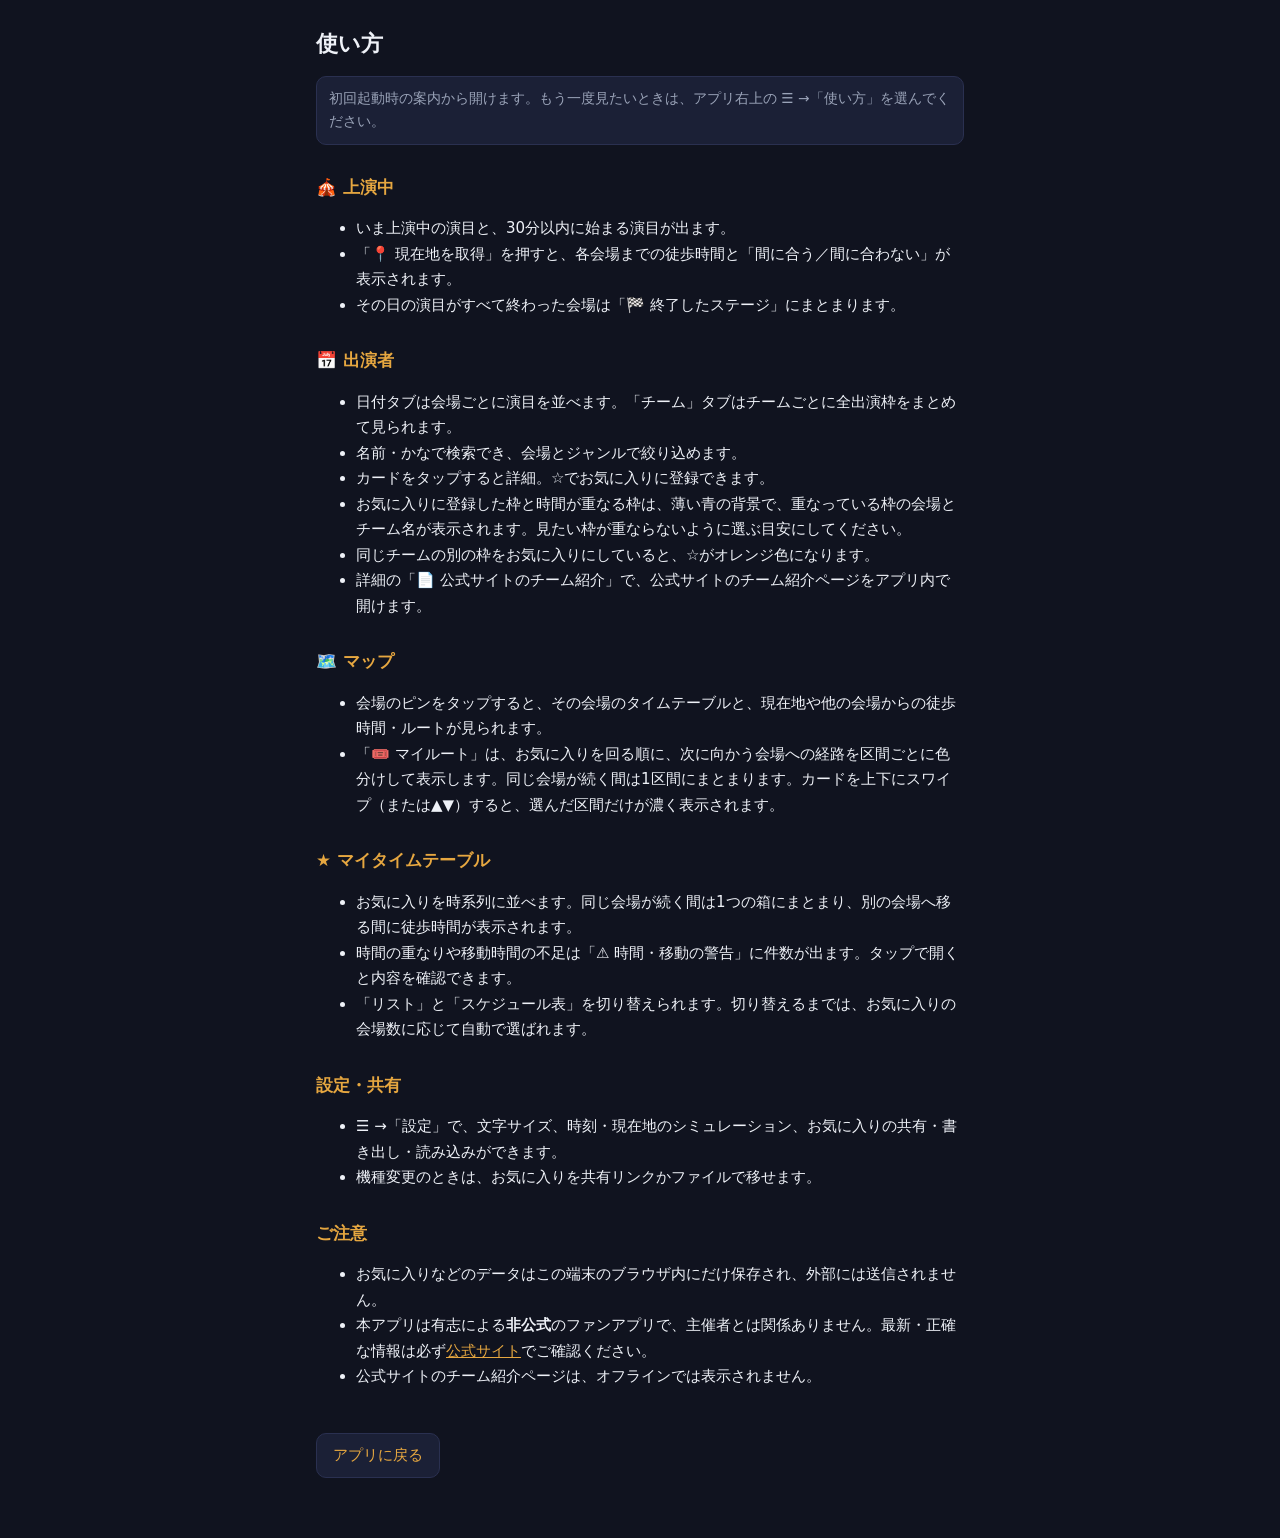
<file: help.html>
<!doctype html>
<html lang="ja">
<head>
<meta charset="utf-8">
<meta name="viewport" content="width=device-width,initial-scale=1">
<title>使い方 | 三茶大道芸ナビ 2026</title>
<script>
  try {
    var s = JSON.parse(localStorage.getItem("scd.settings.v1") || "{}");
    if (s.theme === "dark" || s.theme === "light") document.documentElement.setAttribute("data-theme", s.theme);
  } catch (e) {}
</script>
<style>
  :root { --ink:#eef1f7; --muted:#9aa3b8; --bg:#10131f; --card:#1b2036; --line:#2a3050; --accent:#e6a740; color-scheme: dark; }
  :root[data-theme="light"] { --ink:#1c2029; --muted:#666d80; --bg:#f6f7fb; --card:#fff; --line:#dfe3ee; --accent:#b3791b; color-scheme: light; }
  * { box-sizing: border-box; }
  body { margin:0; background:var(--bg); color:var(--ink); font:15px/1.7 "Hiragino Sans","Noto Sans JP",system-ui,sans-serif; overflow-x:hidden; }
  main { max-width:680px; margin:0 auto; padding:16px 16px 60px; }
  h1 { font-size:1.4rem; margin:8px 0 6px; }
  h2 { font-size:1.05rem; margin:28px 0 8px; color:var(--accent); }
  p, li { overflow-wrap:anywhere; }
  .note { background:var(--card); border:1px solid var(--line); border-radius:10px; padding:10px 12px; font-size:.86rem; color:var(--muted); }
  a { color:var(--accent); }
  .back { display:inline-block; margin-top:28px; padding:9px 16px; border:1px solid var(--line); border-radius:10px; text-decoration:none; background:var(--card); }
</style>
</head>
<body>
<main>
  <h1>使い方</h1>
  <p class="note">初回起動時の案内から開けます。もう一度見たいときは、アプリ右上の ☰ →「使い方」を選んでください。</p>

  <h2>🎪 上演中</h2>
  <ul>
    <li>いま上演中の演目と、30分以内に始まる演目が出ます。</li>
    <li>「📍 現在地を取得」を押すと、各会場までの徒歩時間と「間に合う／間に合わない」が表示されます。</li>
    <li>その日の演目がすべて終わった会場は「🏁 終了したステージ」にまとまります。</li>
  </ul>

  <h2>📅 出演者</h2>
  <ul>
    <li>日付タブは会場ごとに演目を並べます。「チーム」タブはチームごとに全出演枠をまとめて見られます。</li>
    <li>名前・かなで検索でき、会場とジャンルで絞り込めます。</li>
    <li>カードをタップすると詳細。☆でお気に入りに登録できます。</li>
    <li>お気に入りに登録した枠と時間が重なる枠は、薄い青の背景で、重なっている枠の会場とチーム名が表示されます。見たい枠が重ならないように選ぶ目安にしてください。</li>
    <li>同じチームの別の枠をお気に入りにしていると、☆がオレンジ色になります。</li>
    <li>詳細の「📄 公式サイトのチーム紹介」で、公式サイトのチーム紹介ページをアプリ内で開けます。</li>
  </ul>

  <h2>🗺️ マップ</h2>
  <ul>
    <li>会場のピンをタップすると、その会場のタイムテーブルと、現在地や他の会場からの徒歩時間・ルートが見られます。</li>
    <li>「🎟️ マイルート」は、お気に入りを回る順に、次に向かう会場への経路を区間ごとに色分けして表示します。同じ会場が続く間は1区間にまとまります。カードを上下にスワイプ（または▲▼）すると、選んだ区間だけが濃く表示されます。</li>
  </ul>

  <h2>★ マイタイムテーブル</h2>
  <ul>
    <li>お気に入りを時系列に並べます。同じ会場が続く間は1つの箱にまとまり、別の会場へ移る間に徒歩時間が表示されます。</li>
    <li>時間の重なりや移動時間の不足は「⚠️ 時間・移動の警告」に件数が出ます。タップで開くと内容を確認できます。</li>
    <li>「リスト」と「スケジュール表」を切り替えられます。切り替えるまでは、お気に入りの会場数に応じて自動で選ばれます。</li>
  </ul>

  <h2>設定・共有</h2>
  <ul>
    <li>☰ →「設定」で、文字サイズ、時刻・現在地のシミュレーション、お気に入りの共有・書き出し・読み込みができます。</li>
    <li>機種変更のときは、お気に入りを共有リンクかファイルで移せます。</li>
  </ul>

  <h2>ご注意</h2>
  <ul>
    <li>お気に入りなどのデータはこの端末のブラウザ内にだけ保存され、外部には送信されません。</li>
    <li>本アプリは有志による<strong>非公式</strong>のファンアプリで、主催者とは関係ありません。最新・正確な情報は必ず<a href="https://arttown.jp/" target="_blank" rel="noopener">公式サイト</a>でご確認ください。</li>
    <li>公式サイトのチーム紹介ページは、オフラインでは表示されません。</li>
  </ul>

  <a class="back" href="./">アプリに戻る</a>
</main>
</body>
</html>
</file>
